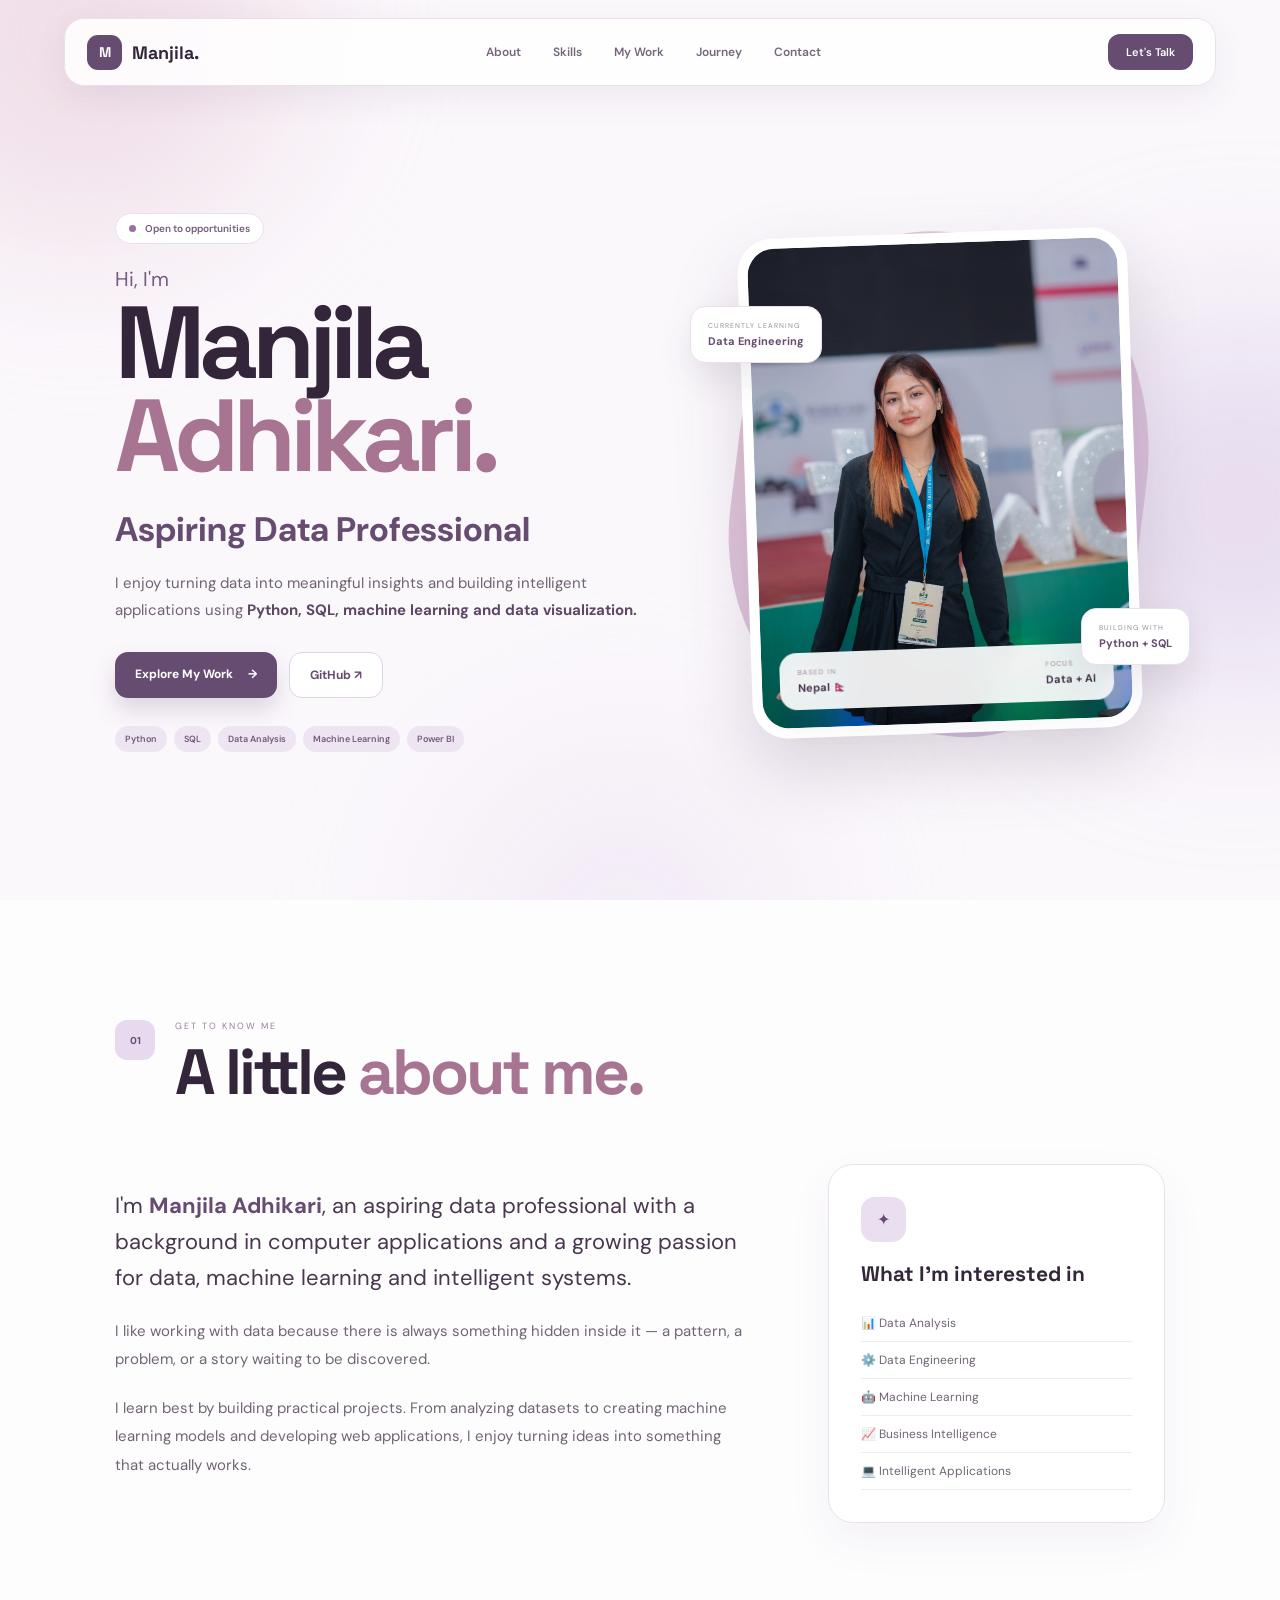
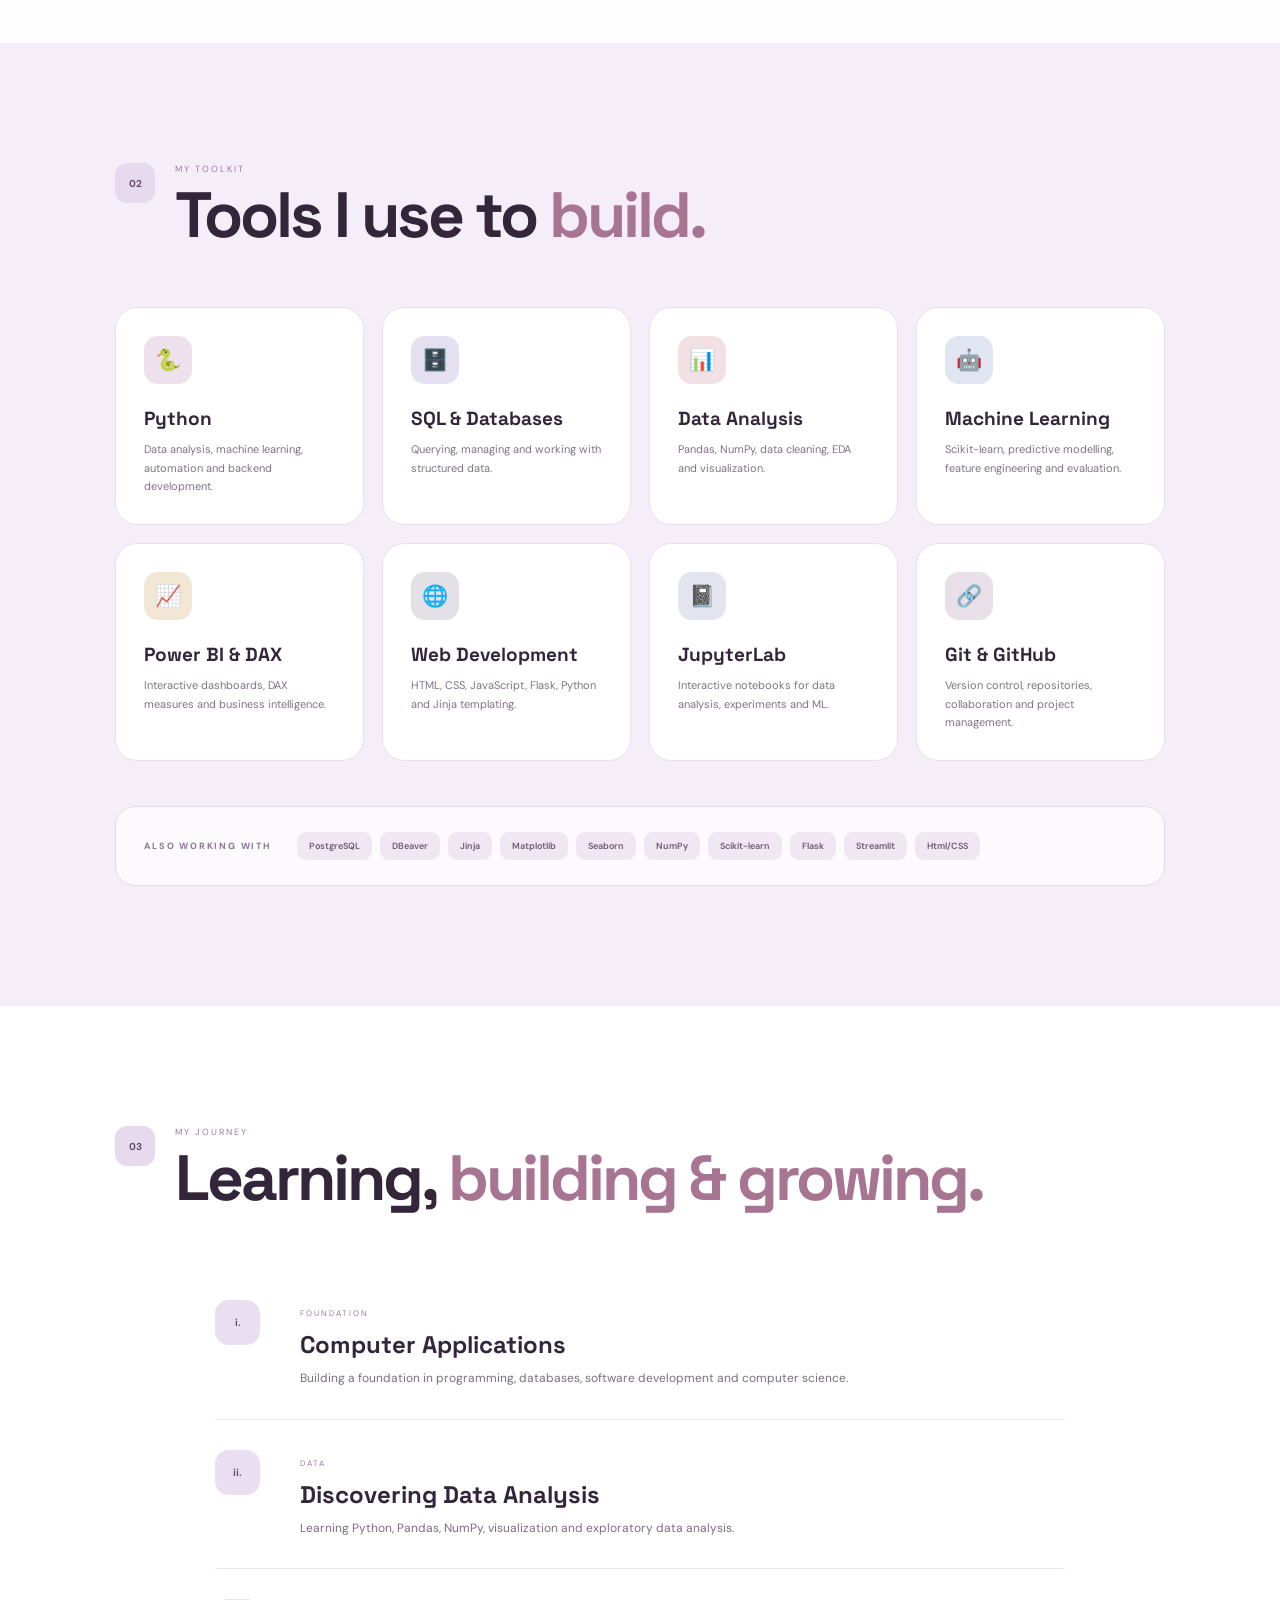
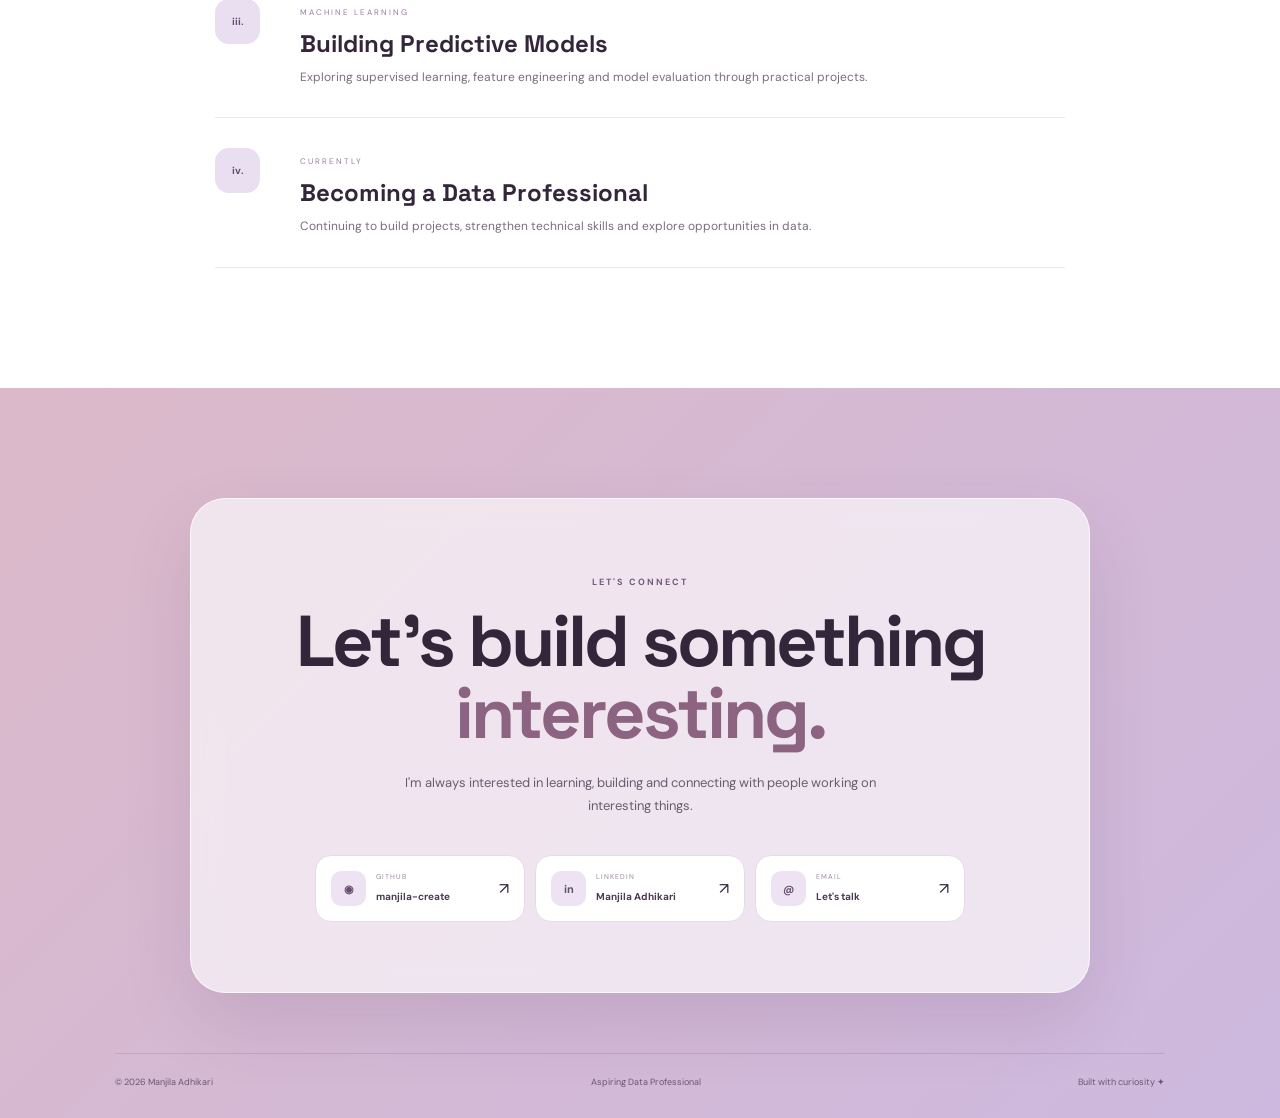
<file: index.html>
<!DOCTYPE html>
<html lang="en">

<head>

    <meta charset="UTF-8">

    <meta name="viewport"
        content="width=device-width, initial-scale=1.0">

    <meta name="description"
        content="Manjila Adhikari — Aspiring Data Professional">

    <title>Manjila Adhikari | Aspiring Data Professional</title>


    <!-- GOOGLE FONTS -->

    <link rel="preconnect"
        href="https://fonts.googleapis.com">

    <link rel="preconnect"
        href="https://fonts.gstatic.com"
        crossorigin>

    <link href="https://fonts.googleapis.com/css2?family=DM+Sans:wght@400;500;600;700&family=Space+Grotesk:wght@400;500;600;700&display=swap"
        rel="stylesheet">


    <!-- YOUR CSS -->

    <link rel="stylesheet"
        href="style.css">

</head>


<body>


<!-- =====================================================
     BACKGROUND
===================================================== -->

<div class="background">

    <div class="gradient-circle circle-one"></div>

    <div class="gradient-circle circle-two"></div>

    <div class="gradient-circle circle-three"></div>

</div>



<!-- =====================================================
     NAVIGATION
===================================================== -->

<header class="navbar">

    <a href="#home"
        class="logo">

        <span class="logo-box">M</span>

        <span>Manjila.</span>

    </a>


    <nav class="nav-links">

        <a href="#about">About</a>

        <a href="#skills">Skills</a>

        <a href="my_work.html">My Work</a>

        <a href="#journey">Journey</a>

        <a href="#contact">Contact</a>

    </nav>


    <a href="#contact"
        class="nav-contact">

        Let's Talk

    </a>


    <button
        class="menu-button"
        id="menuButton">

        ☰

    </button>

</header>



<!-- MOBILE NAV -->

<div class="mobile-navigation"
     id="mobileNavigation">

    <a href="#about">About</a>

    <a href="#skills">Skills</a>

    <a href="my_work.html">My Work</a>

    <a href="#journey">Journey</a>

    <a href="#contact">Contact</a>

</div>



<!-- =====================================================
     HERO
===================================================== -->

<section class="hero"
         id="home">


    <!-- LEFT -->

    <div class="hero-text">


        <div class="status">

            <span class="status-dot"></span>

            Open to opportunities

        </div>


        <p class="intro">

            Hi, I'm

        </p>


        <h1>

            Manjila
            <span>Adhikari.</span>

        </h1>


        <h2>

            Aspiring Data Professional

        </h2>


        <p class="hero-description">

            I enjoy turning data into meaningful insights
            and building intelligent applications using
            <strong>Python, SQL, machine learning
            and data visualization.</strong>

        </p>


        <div class="hero-buttons">


            <a href="my_work.html" class="button primary">

                Explore My Work

                <span>→</span>

            </a>


            <!-- CHANGE THIS IF YOUR GITHUB URL IS DIFFERENT -->

            <a href="https://github.com/manjila-create"
               target="_blank"
               class="button secondary">

                GitHub ↗

            </a>


        </div>


        <div class="tech-tags">

            <span>Python</span>

            <span>SQL</span>

            <span>Data Analysis</span>

            <span>Machine Learning</span>

            <span>Power BI</span>

        </div>


    </div>



    <!-- RIGHT / PHOTO -->

    <div class="hero-image-area">


        <div class="image-back-shape"></div>


        <div class="image-frame">

            <img src="manjila.jpg"
                 alt="Manjila Adhikari"
                 class="profile-image">


            <div class="image-info">


                <div>

                    <small>BASED IN</small>

                    <strong>Nepal 🇳🇵</strong>

                </div>


                <div>

                    <small>FOCUS</small>

                    <strong>Data + AI</strong>

                </div>


            </div>


        </div>


        <!-- FLOATING CARD -->

        <div class="floating-box learning-box">

            <span>Currently learning</span>

            <strong>Data Engineering</strong>

        </div>


        <div class="floating-box python-box">

            <span>Building with</span>

            <strong>Python + SQL</strong>

        </div>


    </div>


</section>



<!-- =====================================================
     ABOUT
===================================================== -->

<section class="section about-section"
         id="about">


    <div class="section-title">

        <span class="section-number">
            01
        </span>


        <div>

            <p>GET TO KNOW ME</p>

            <h2>

                A little
                <span>about me.</span>

            </h2>

        </div>

    </div>



    <div class="about-grid">


        <div class="about-text">


            <p class="big-paragraph">

                I'm <strong>Manjila Adhikari</strong>,
                an aspiring data professional with a
                background in computer applications and
                a growing passion for data, machine learning
                and intelligent systems.

            </p>


            <p>

                I like working with data because there is
                always something hidden inside it — a pattern,
                a problem, or a story waiting to be discovered.

            </p>


            <p>

                I learn best by building practical projects.
                From analyzing datasets to creating machine
                learning models and developing web applications,
                I enjoy turning ideas into something that
                actually works.

            </p>


        </div>



        <div class="interest-card">


            <div class="interest-icon">
                ✦
            </div>


            <h3>
                What I'm interested in
            </h3>


            <div class="interest-list">

                <div>📊 Data Analysis</div>

                <div>⚙️ Data Engineering</div>

                <div>🤖 Machine Learning</div>

                <div>📈 Business Intelligence</div>

                <div>💻 Intelligent Applications</div>

            </div>


        </div>


    </div>


</section>

<!-- =====================================================
     SKILLS
===================================================== -->

<section class="section skills-section"
         id="skills">


    <div class="section-title">

        <span class="section-number">
            02
        </span>

        <div>

            <p>MY TOOLKIT</p>

            <h2>
                Tools I use to
                <span>build.</span>
            </h2>

        </div>

    </div>


    <div class="skills-grid">


        <!-- PYTHON -->

        <div class="skill-card">

            <div class="skill-icon python">
                🐍
            </div>

            <h3>Python</h3>

            <p>
                Data analysis, machine learning,
                automation and backend development.
            </p>

        </div>


        <!-- SQL -->

        <div class="skill-card">

            <div class="skill-icon sql">
                🗄️
            </div>

            <h3>SQL & Databases</h3>

            <p>
                Querying, managing and working
                with structured data.
            </p>

        </div>


        <!-- DATA ANALYSIS -->

        <div class="skill-card">

            <div class="skill-icon data">
                📊
            </div>

            <h3>Data Analysis</h3>

            <p>
                Pandas, NumPy, data cleaning,
                EDA and visualization.
            </p>

        </div>


        <!-- MACHINE LEARNING -->

        <div class="skill-card">

            <div class="skill-icon ml">
                🤖
            </div>

            <h3>Machine Learning</h3>

            <p>
                Scikit-learn, predictive modelling,
                feature engineering and evaluation.
            </p>

        </div>


        <!-- POWER BI -->

        <div class="skill-card">

            <div class="skill-icon powerbi">
                📈
            </div>

            <h3>Power BI & DAX</h3>

            <p>
                Interactive dashboards, DAX measures
                and business intelligence.
            </p>

        </div>


        <!-- WEB DEVELOPMENT -->

        <div class="skill-card">

            <div class="skill-icon flask">
                🌐
            </div>

            <h3>Web Development</h3>

            <p>
                HTML, CSS, JavaScript, Flask, Python
                and Jinja templating.
            </p>

        </div>


        <!-- JUPYTERLAB -->

        <div class="skill-card">

            <div class="skill-icon pandas">
                📓
            </div>

            <h3>JupyterLab</h3>

            <p>
                Interactive notebooks for data
                analysis, experiments and ML.
            </p>

        </div>


        <!-- GIT -->

        <div class="skill-card">

            <div class="skill-icon github">
                🔗
            </div>

            <h3>Git & GitHub</h3>

            <p>
                Version control, repositories,
                collaboration and project management.
            </p>

        </div>

    </div>



    <!-- =================================================
         ADDITIONAL TOOLS
    ================================================== -->

    <div class="additional-tools">

        <span class="tools-label">
            ALSO WORKING WITH
        </span>


        <div class="tools-list">

            <span>PostgreSQL</span>

            <span>DBeaver</span>

            <span>Jinja</span>

            <span>Matplotlib</span>

            <span>Seaborn</span>

            <span>NumPy</span>

            <span>Scikit-learn</span>

            <span>Flask</span>

            <span>Streamlit</span>

            <span>Html/CSS</span>

        </div>

    </div>

</section>

<!-- =====================================================
     JOURNEY
===================================================== -->

<section class="section journey-section"
         id="journey">


    <div class="section-title">

        <span class="section-number">
            03
        </span>


        <div>

            <p>MY JOURNEY</p>

            <h2>

                Learning,
                <span>building & growing.</span>

            </h2>

        </div>

    </div>



    <div class="timeline">


        <div class="timeline-item">

            <div class="timeline-number">
                i.
            </div>


            <div>

                <span>FOUNDATION</span>

                <h3>
                    Computer Applications
                </h3>

                <p>

                    Building a foundation in programming,
                    databases, software development and
                    computer science.

                </p>

            </div>

        </div>



        <div class="timeline-item">

            <div class="timeline-number">
                ii.
            </div>


            <div>

                <span>DATA</span>

                <h3>
                    Discovering Data Analysis
                </h3>

                <p>

                    Learning Python, Pandas, NumPy,
                    visualization and exploratory
                    data analysis.

                </p>

            </div>

        </div>



        <div class="timeline-item">

            <div class="timeline-number">
                iii.
            </div>


            <div>

                <span>MACHINE LEARNING</span>

                <h3>
                    Building Predictive Models
                </h3>

                <p>

                    Exploring supervised learning,
                    feature engineering and model
                    evaluation through practical projects.

                </p>

            </div>

        </div>



        <div class="timeline-item">

            <div class="timeline-number">
                iv.
            </div>


            <div>

                <span>CURRENTLY</span>

                <h3>
                    Becoming a Data Professional
                </h3>

                <p>

                    Continuing to build projects,
                    strengthen technical skills and
                    explore opportunities in data.

                </p>

            </div>

        </div>


    </div>


</section>



<!-- =====================================================
     CONTACT
===================================================== -->

<section class="contact-section"
         id="contact">


    <div class="contact-container">


        <span class="contact-label">
            LET'S CONNECT
        </span>


        <h2>

            Let's build something
            <span>interesting.</span>

        </h2>


        <p>

            I'm always interested in learning,
            building and connecting with people
            working on interesting things.

        </p>



        <div class="social-links">


            <!-- GITHUB -->

            <a href="https://github.com/manjila-create"
               target="_blank"
               class="social-link">

                <div class="social-icon">
                    ◉
                </div>

                <div>

                    <small>GITHUB</small>

                    <strong>
                        manjila-create
                    </strong>

                </div>

                <span>↗</span>

            </a>

            <!-- LINKEDIN -->

            <a href="https://www.linkedin.com/in/manjila-adhikari-89aa64280/" class="social-link">

                <div class="social-icon linkedin">
                    in
                </div>

                <div>
                    <small>LINKEDIN</small>
                    <strong>Manjila Adhikari</strong>
                </div>

                <span>↗</span>

            </a>


            <a href="mailto:mangila.adhikari111@gmail.com"
               class="social-link">

                <div class="social-icon">
                    @
                </div>

                <div>

                    <small>EMAIL</small>

                    <strong>
                        Let's talk
                    </strong>

                </div>
                <span>↗</span>
            </a>

        </div>
    </div>
    <footer>
        <span>
            © 2026 Manjila Adhikari
        </span>

        <span>
            Aspiring Data Professional
        </span>

        <span>
            Built with curiosity ✦
        </span>

    </footer>


</section>

<!-- =====================================================
     PROJECT MODAL
===================================================== -->

<div class="modal"
     id="projectModal">


    <div class="modal-window">


        <button
            class="modal-close"
            id="modalClose">
            ×
        </button>


        <span class="modal-category"
              id="modalCategory">
            PROJECT
        </span>

        <h2 id="modalTitle"> Project Title  </h2>

        <p id="modalDescription"> Project description. </p>
        <div class="modal-details"
             id="modalDetails">

        </div>
    </div>
</div>
<!-- =====================================================
     JAVASCRIPT
===================================================== -->

<script src="script.js"></script>
</body>
</html>
</file>
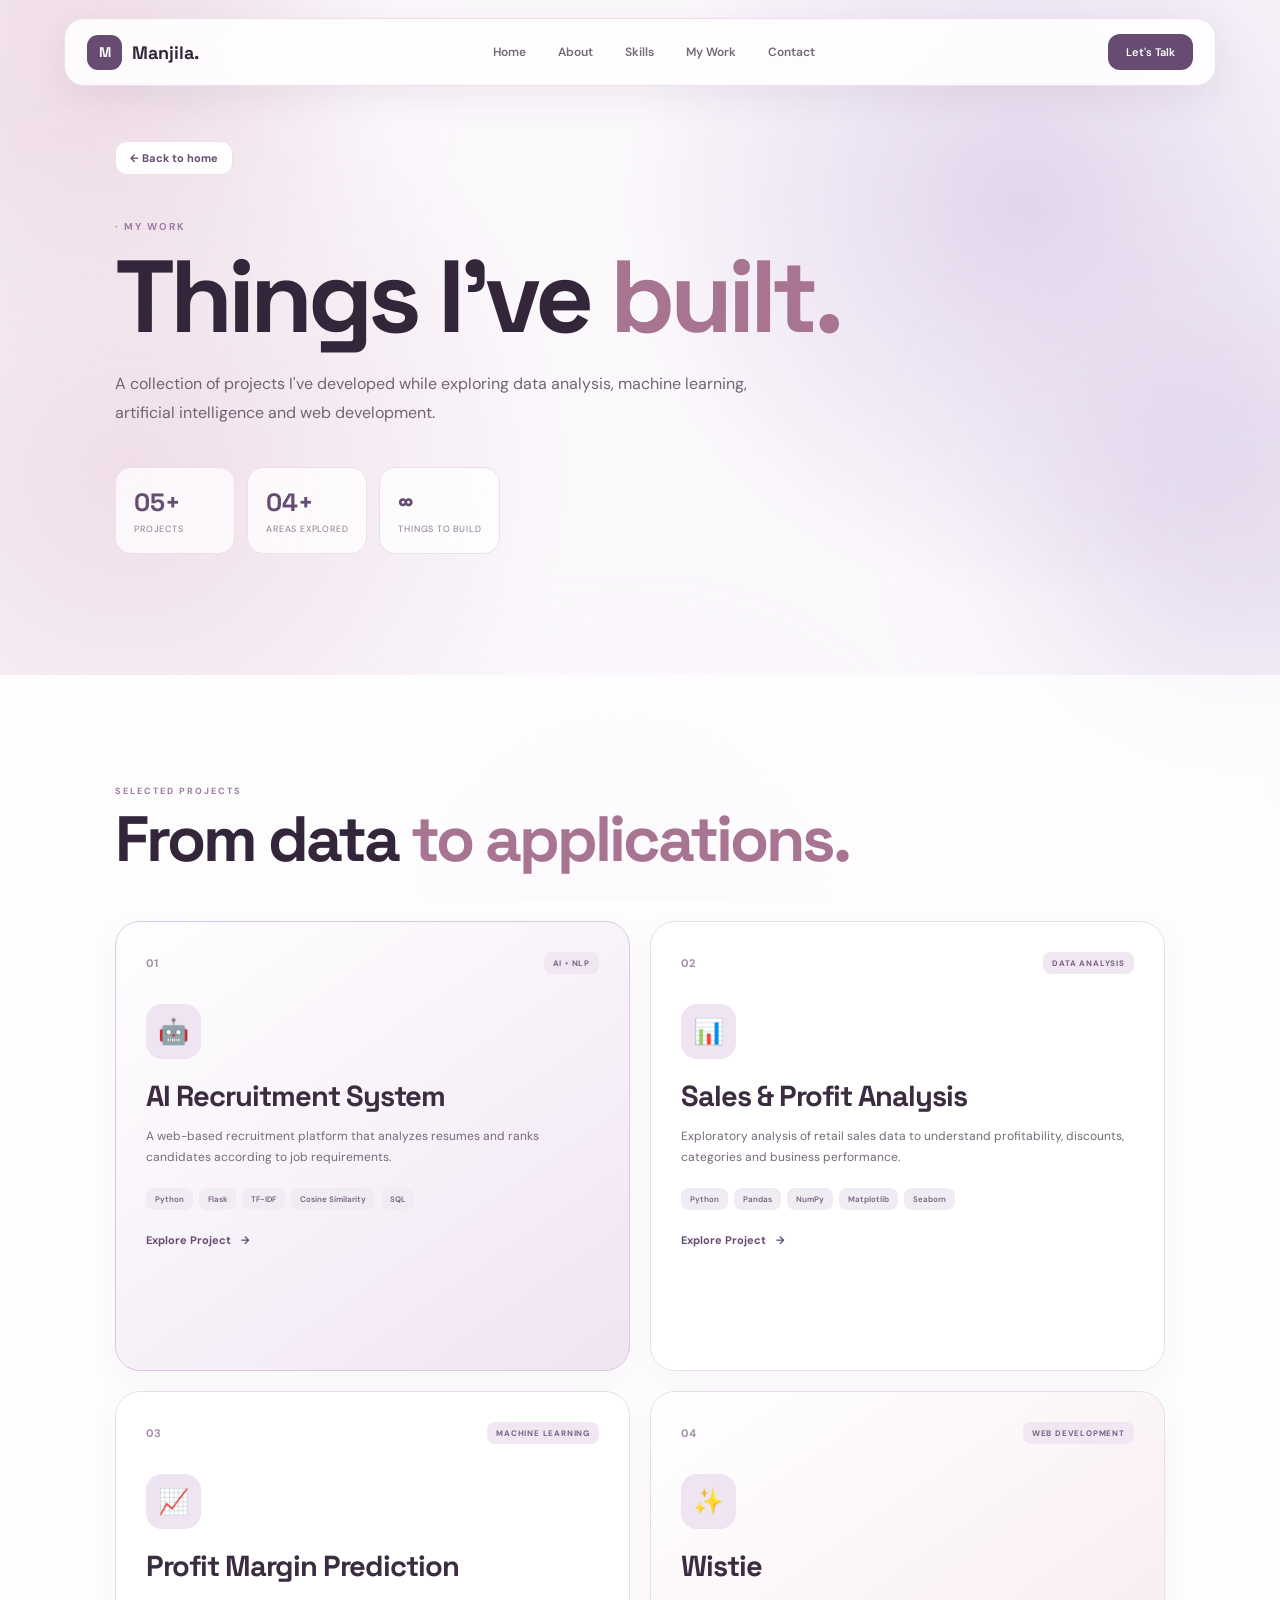
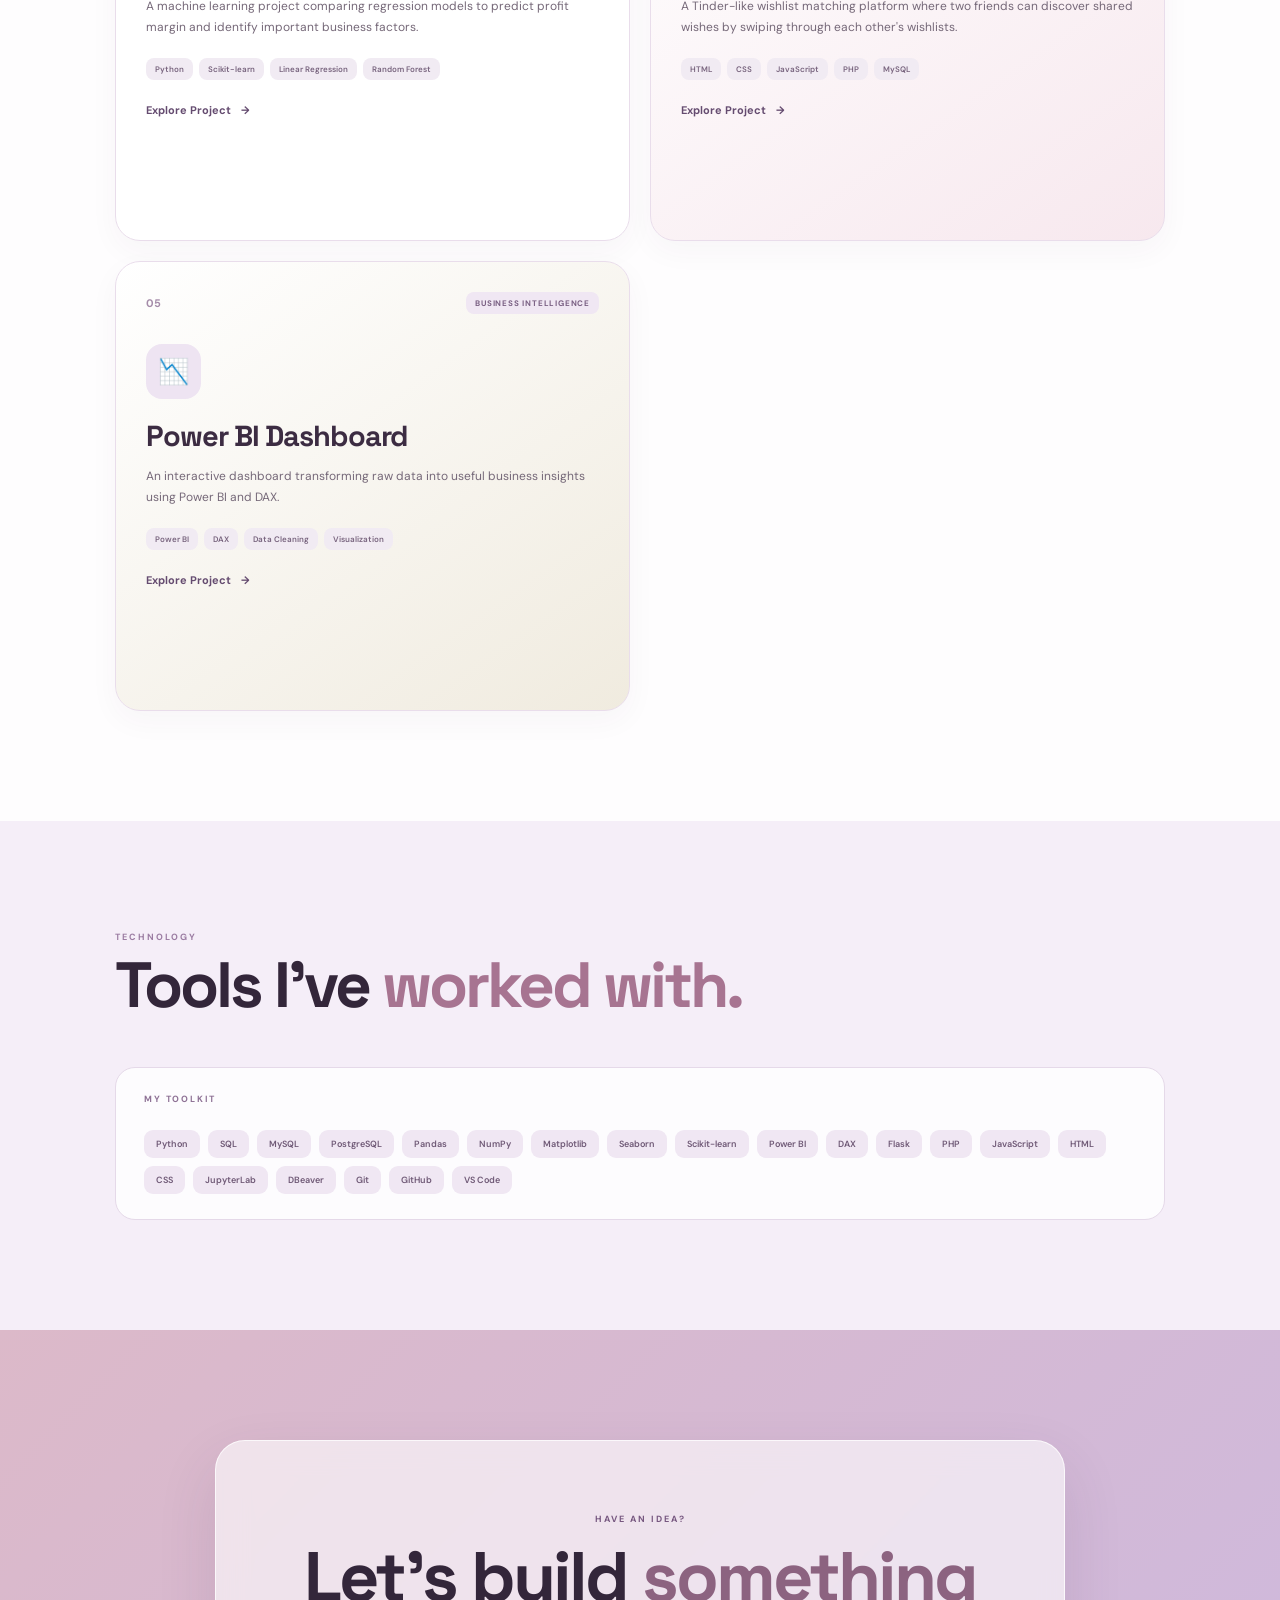
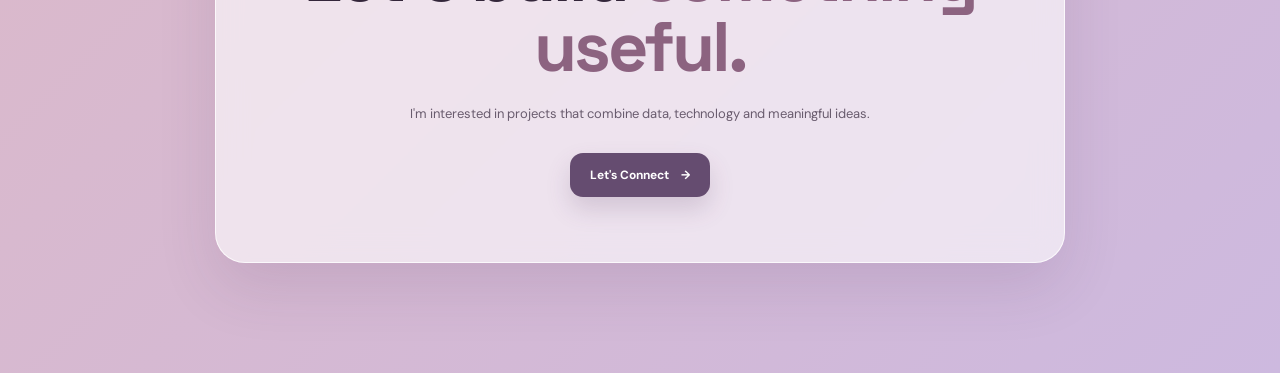
<file: my_work.html>
<!DOCTYPE html>
<html lang="en">

<head>

    <meta charset="UTF-8">

    <meta name="viewport"
          content="width=device-width, initial-scale=1.0">

    <meta name="description"
          content="Manjila Adhikari — Projects and Work">

    <title>My Work | Manjila Adhikari</title>


    <!-- GOOGLE FONTS -->

    <link rel="preconnect"
          href="https://fonts.googleapis.com">

    <link rel="preconnect"
          href="https://fonts.gstatic.com"
          crossorigin>

    <link href="https://fonts.googleapis.com/css2?family=DM+Sans:wght@400;500;600;700&family=Space+Grotesk:wght@400;500;600;700&display=swap"
          rel="stylesheet">


    <!-- MAIN CSS -->

    <link rel="stylesheet"
          href="style.css">

</head>


<body>


<!-- =====================================================
     BACKGROUND
===================================================== -->

<div class="background">

    <div class="gradient-circle circle-one"></div>

    <div class="gradient-circle circle-two"></div>

    <div class="gradient-circle circle-three"></div>

</div>



<!-- =====================================================
     NAVIGATION
===================================================== -->

<header class="navbar">

    <a href="index.html"
       class="logo">

        <span class="logo-box">M</span>

        <span>Manjila.</span>

    </a>


    <nav class="nav-links">

        <a href="index.html">Home</a>

        <a href="index.html#about">About</a>

        <a href="index.html#skills">Skills</a>

        <a href="my_work.html">My Work</a>

        <a href="index.html#contact">Contact</a>

    </nav>


    <a href="index.html#contact"
       class="nav-contact">

        Let's Talk

    </a>


    <button class="menu-button"
            id="menuButton">

        ☰

    </button>

</header>



<!-- =====================================================
     MOBILE NAVIGATION
===================================================== -->

<div class="mobile-navigation"
     id="mobileNavigation">

    <a href="index.html">
        Home
    </a>

    <a href="index.html#about">
        About
    </a>

    <a href="index.html#skills">
        Skills
    </a>

    <a href="my_work.html">
        My Work
    </a>

    <a href="index.html#contact">
        Contact
    </a>

</div>



<!-- =====================================================
     MY WORK HERO
===================================================== -->

<main class="work-page">


    <section class="work-hero">


        <div class="work-hero-content">


            <a href="index.html"
               class="back-link">

                ← Back to home

            </a>


            <span class="work-label">

                 · MY WORK

            </span>


            <h1>

                Things I've
                <span>built.</span>

            </h1>


            <p>

                A collection of projects I've developed while
                exploring data analysis, machine learning,
                artificial intelligence and web development.

            </p>


            <div class="work-stats">

                <div>

                    <strong>05+</strong>

                    <span>Projects</span>

                </div>


                <div>

                    <strong>04+</strong>

                    <span>Areas explored</span>

                </div>


                <div>

                    <strong>∞</strong>

                    <span>Things to build</span>

                </div>

            </div>


        </div>


    </section>



    <!-- =================================================
         PROJECTS
    ================================================= -->

    <section class="work-projects">


        <div class="work-section-heading">

            <span>
                SELECTED PROJECTS
            </span>

            <h2>
                From data
                <span>to applications.</span>
            </h2>

        </div>



        <div class="projects-grid work-project-grid">



            <!-- ==========================================
                 PROJECT 1
            =========================================== -->

            <article class="project-card featured">


                <div class="project-top">

                    <span class="project-number">
                        01
                    </span>

                    <span class="project-type">
                        AI • NLP
                    </span>

                </div>


                <div class="project-icon">
                    🤖
                </div>


                <h3>
                    AI Recruitment System
                </h3>


                <p>

                    A web-based recruitment platform that
                    analyzes resumes and ranks candidates
                    according to job requirements.

                </p>


                <div class="project-tags">

                    <span>Python</span>

                    <span>Flask</span>

                    <span>TF-IDF</span>

                    <span>Cosine Similarity</span>

                    <span>SQL</span>

                </div>


                <button class="project-button"
                        data-project="recruitment">

                    Explore Project

                    <span>→</span>

                </button>


            </article>



            <!-- ==========================================
                 PROJECT 2
            =========================================== -->

            <article class="project-card">


                <div class="project-top">

                    <span class="project-number">
                        02
                    </span>

                    <span class="project-type">
                        DATA ANALYSIS
                    </span>

                </div>


                <div class="project-icon">
                    📊
                </div>


                <h3>
                    Sales & Profit Analysis
                </h3>


                <p>

                    Exploratory analysis of retail sales data
                    to understand profitability, discounts,
                    categories and business performance.

                </p>


                <div class="project-tags">

                    <span>Python</span>

                    <span>Pandas</span>

                    <span>NumPy</span>

                    <span>Matplotlib</span>

                    <span>Seaborn</span>

                </div>


                <button class="project-button"
                        data-project="sales">

                    Explore Project

                    <span>→</span>

                </button>


            </article>



            <!-- ==========================================
                 PROJECT 3
            =========================================== -->

            <article class="project-card">


                <div class="project-top">

                    <span class="project-number">
                        03
                    </span>

                    <span class="project-type">
                        MACHINE LEARNING
                    </span>

                </div>


                <div class="project-icon">
                    📈
                </div>


                <h3>
                    Profit Margin Prediction
                </h3>


                <p>

                    A machine learning project comparing
                    regression models to predict profit margin
                    and identify important business factors.

                </p>


                <div class="project-tags">

                    <span>Python</span>

                    <span>Scikit-learn</span>

                    <span>Linear Regression</span>

                    <span>Random Forest</span>

                </div>


                <button class="project-button"
                        data-project="prediction">

                    Explore Project

                    <span>→</span>

                </button>


            </article>



            <!-- ==========================================
                 PROJECT 4
            =========================================== -->

            <article class="project-card wistie-card">


                <div class="project-top">

                    <span class="project-number">
                        04
                    </span>

                    <span class="project-type">
                        WEB DEVELOPMENT
                    </span>

                </div>


                <div class="project-icon">
                    ✨
                </div>


                <h3>
                    Wistie
                </h3>


                <p>

                    A Tinder-like wishlist matching platform
                    where two friends can discover shared
                    wishes by swiping through each other's
                    wishlists.

                </p>


                <div class="project-tags">

                    <span>HTML</span>

                    <span>CSS</span>

                    <span>JavaScript</span>

                    <span>PHP</span>

                    <span>MySQL</span>

                </div>


                <button class="project-button"
                        data-project="wistie">

                    Explore Project

                    <span>→</span>

                </button>


            </article>



            <!-- ==========================================
                 PROJECT 5
            =========================================== -->

            <article class="project-card powerbi-card">


                <div class="project-top">

                    <span class="project-number">
                        05
                    </span>

                    <span class="project-type">
                        BUSINESS INTELLIGENCE
                    </span>

                </div>


                <div class="project-icon">
                    📉
                </div>


                <h3>
                    Power BI Dashboard
                </h3>


                <p>

                    An interactive dashboard transforming
                    raw data into useful business insights
                    using Power BI and DAX.

                </p>


                <div class="project-tags">

                    <span>Power BI</span>

                    <span>DAX</span>

                    <span>Data Cleaning</span>

                    <span>Visualization</span>

                </div>


                <button class="project-button"
                        data-project="powerbi">

                    Explore Project

                    <span>→</span>

                </button>


            </article>



        </div>


    </section>



    <!-- =================================================
         TOOLS
    ================================================= -->

    <section class="work-tools-section">


        <div class="work-section-heading">

            <span>
                TECHNOLOGY
            </span>

            <h2>
                Tools I've
                <span>worked with.</span>
            </h2>

        </div>


        <div class="additional-tools">


            <div class="tools-label">
                MY TOOLKIT
            </div>


            <div class="tools-list">

                <span>Python</span>

                <span>SQL</span>

                <span>MySQL</span>

                <span>PostgreSQL</span>

                <span>Pandas</span>

                <span>NumPy</span>

                <span>Matplotlib</span>

                <span>Seaborn</span>

                <span>Scikit-learn</span>

                <span>Power BI</span>

                <span>DAX</span>

                <span>Flask</span>

                <span>PHP</span>

                <span>JavaScript</span>

                <span>HTML</span>

                <span>CSS</span>

                <span>JupyterLab</span>

                <span>DBeaver</span>

                <span>Git</span>

                <span>GitHub</span>

                <span>VS Code</span>

            </div>


        </div>


    </section>



    <!-- =================================================
         CTA
    ================================================= -->

    <section class="work-cta">


        <div>

            <span>
                HAVE AN IDEA?
            </span>


            <h2>

                Let's build
                <span>something useful.</span>

            </h2>


            <p>

                I'm interested in projects that combine
                data, technology and meaningful ideas.

            </p>


            <a href="index.html#contact"
               class="button primary">

                Let's Connect

                <span>→</span>

            </a>

        </div>


    </section>


</main>



<!-- =====================================================
     PROJECT MODAL
===================================================== -->

<div class="modal"
     id="projectModal">


    <div class="modal-window">


        <button class="modal-close"
                id="modalClose">

            ×

        </button>


        <span class="modal-category"
              id="modalCategory">

            PROJECT

        </span>


        <h2 id="modalTitle">
            Project Title
        </h2>


        <p id="modalDescription">
            Project description.
        </p>


        <div class="modal-details"
             id="modalDetails">

        </div>


    </div>

</div>



<!-- =====================================================
     JAVASCRIPT
===================================================== -->

<script src="script.js"></script>

</body>

</html>
</file>
<file: style.css>
/* =====================================================
   RESET
===================================================== */

* {
    margin: 0;
    padding: 0;
    box-sizing: border-box;
}

html {
    scroll-behavior: smooth;
}

body {
    font-family: "DM Sans", sans-serif;
    background: #fbf8fc;
    color: #33263a;
    overflow-x: hidden;
}

a {
    text-decoration: none;
    color: inherit;
}

button {
    font-family: inherit;
}



/* =====================================================
   COLOR SYSTEM

   Deep Plum     #33263A
   Plum          #654C70
   Lilac         #B9A0CE
   Rose Quartz   #D9A8BA
   Dusty Rose    #C88FA6
   Lavender      #EAE0F2
   Cream         #FBF8FC
===================================================== */



/* =====================================================
   BACKGROUND
===================================================== */

.background {
    position: fixed;
    inset: 0;

    overflow: hidden;

    pointer-events: none;

    z-index: -1;
}

.gradient-circle {
    position: absolute;

    border-radius: 50%;

    filter: blur(90px);

    opacity: 0.45;
}

.circle-one {
    width: 420px;
    height: 420px;

    background: #e3bfd0;

    top: -180px;
    left: -130px;
}

.circle-two {
    width: 380px;
    height: 380px;

    background: #cdb9df;

    right: -150px;
    top: 35%;
}

.circle-three {
    width: 350px;
    height: 350px;

    background: #eadcf0;

    left: 35%;
    bottom: -200px;
}



/* =====================================================
   NAVBAR
===================================================== */

.navbar {
    position: fixed;

    top: 18px;
    left: 5%;

    width: 90%;
    height: 68px;

    display: flex;

    align-items: center;

    justify-content: space-between;

    padding: 0 22px;

    background: rgba(255,255,255,0.86);

    backdrop-filter: blur(18px);

    border: 1px solid #eadfeb;

    border-radius: 20px;

    z-index: 1000;

    box-shadow:
        0 12px 35px rgba(70,45,80,0.07);
}

.logo {
    display: flex;

    align-items: center;

    gap: 10px;

    font-family: "Space Grotesk", sans-serif;

    font-size: 18px;

    font-weight: 700;
}

.logo-box {
    width: 35px;
    height: 35px;

    display: flex;

    align-items: center;
    justify-content: center;

    background: #654C70;

    color: white;

    border-radius: 11px;

    font-size: 14px;
}

.nav-links {
    display: flex;

    gap: 32px;
}

.nav-links a {
    font-size: 12px;

    font-weight: 600;

    color: #75677a;

    transition: 0.25s;
}

.nav-links a:hover {
    color: #654C70;
}

.nav-contact {
    background: #654C70;

    color: white;

    padding: 11px 18px;

    border-radius: 12px;

    font-size: 11px;

    font-weight: 600;

    transition: 0.25s;
}

.nav-contact:hover {
    background: #4f3a58;

    transform: translateY(-2px);
}

.menu-button {
    display: none;

    border: none;

    background: none;

    font-size: 24px;

    color: #33263a;
}



/* =====================================================
   MOBILE NAV
===================================================== */

.mobile-navigation {
    display: none;
}



/* =====================================================
   HERO
===================================================== */

.hero {
    min-height: 100vh;

    padding: 145px 9% 80px;

    display: grid;

    grid-template-columns: 1fr 0.85fr;

    align-items: center;

    gap: 70px;
}

.hero-text {
    max-width: 680px;
}

.status {
    display: inline-flex;

    align-items: center;

    gap: 9px;

    background: white;

    border: 1px solid #eadfeb;

    padding: 8px 13px;

    border-radius: 30px;

    font-size: 10px;

    font-weight: 600;

    color: #765c7d;

    margin-bottom: 22px;
}

.status-dot {
    width: 7px;
    height: 7px;

    border-radius: 50%;

    background: #9c6fa2;
}

.intro {
    font-size: 20px;

    color: #765c7d;

    margin-bottom: 5px;
}

.hero h1 {
    font-family: "Space Grotesk", sans-serif;

    font-size: clamp(70px, 8vw, 115px);

    line-height: 0.9;

    letter-spacing: -6px;

    color: #33263a;
}

.hero h1 span {
    color: #a77491;
}

.hero h2 {
    font-size: clamp(23px, 3vw, 34px);

    margin-top: 25px;

    color: #654C70;
}

.hero-description {
    max-width: 590px;

    margin-top: 18px;

    color: #706275;

    font-size: 15px;

    line-height: 1.8;
}

.hero-description strong {
    color: #5d4765;
}

.hero-buttons {
    display: flex;

    gap: 12px;

    margin-top: 28px;
}

.button {
    padding: 14px 20px;

    border-radius: 13px;

    font-size: 12px;

    font-weight: 700;

    transition: 0.3s;
}

.button.primary {
    background: #654C70;

    color: white;

    box-shadow:
        0 12px 25px rgba(101,76,112,0.2);
}

.button.primary:hover {
    background: #4f3a58;

    transform: translateY(-3px);
}

.button.primary span {
    margin-left: 12px;
}

.button.secondary {
    background: white;

    color: #654C70;

    border: 1px solid #dfd2e5;
}

.button.secondary:hover {
    border-color: #a98db5;

    transform: translateY(-3px);
}

.tech-tags {
    display: flex;

    flex-wrap: wrap;

    gap: 7px;

    margin-top: 28px;
}

.tech-tags span {
    padding: 7px 10px;

    background: #eee5f3;

    color: #725a7a;

    border-radius: 20px;

    font-size: 9px;

    font-weight: 600;
}



/* =====================================================
   LARGE PROFILE PHOTO
===================================================== */

.hero-image-area {
    position: relative;

    display: flex;

    justify-content: center;

    align-items: center;

    min-height: 570px;
}

.image-back-shape {
    position: absolute;

    width: 410px;
    height: 500px;

    background:
        linear-gradient(
            145deg,
            #dfb7c8,
            #cdb9df
        );

    border-radius: 45% 45% 40% 40%;

    transform: rotate(7deg);

    opacity: 0.8;
}

.image-frame {
    position: relative;

    width: 390px;
    height: 500px;

    padding: 10px;

    background: white;

    border-radius: 35px;

    box-shadow:
        0 30px 70px rgba(70,45,80,0.18);

    transform: rotate(-2deg);

    transition: 0.4s;
}

.image-frame:hover {
    transform: rotate(0deg) translateY(-8px);
}

.profile-image {
    width: 100%;
    height: 100%;

    object-fit: cover;

    object-position: center;

    display: block;

    border-radius: 27px;
}

.image-info {
    position: absolute;

    left: 28px;
    right: 28px;

    bottom: 28px;

    display: flex;

    justify-content: space-between;

    padding: 15px 18px;

    background: rgba(255,255,255,0.91);

    backdrop-filter: blur(12px);

    border-radius: 17px;

    box-shadow:
        0 10px 30px rgba(70,45,80,0.1);
}

.image-info div {
    display: flex;

    flex-direction: column;

    gap: 4px;
}

.image-info small {
    font-size: 7px;

    letter-spacing: 1px;

    color: #96869b;
}

.image-info strong {
    font-size: 11px;

    color: #45354b;
}

.floating-box {
    position: absolute;

    padding: 14px 17px;

    background: white;

    border: 1px solid #eadfeb;

    border-radius: 15px;

    box-shadow:
        0 15px 35px rgba(70,45,80,0.1);

    display: flex;

    flex-direction: column;

    gap: 4px;

    z-index: 5;
}

.floating-box span {
    font-size: 7px;

    letter-spacing: 1px;

    text-transform: uppercase;

    color: #998b9d;
}

.floating-box strong {
    font-size: 11px;

    color: #654C70;
}

.learning-box {
    left: -25px;
    top: 19%;
}

.python-box {
    right: -25px;
    bottom: 18%;
}



/* =====================================================
   SECTIONS
===================================================== */

.section {
    padding: 120px 9%;
}

.about-section {
    background: rgba(255,255,255,0.7);
}

.section-title {
    display: flex;

    gap: 20px;

    margin-bottom: 60px;
}

.section-number {
    width: 40px;
    height: 40px;

    flex-shrink: 0;

    display: flex;

    align-items: center;
    justify-content: center;

    background: #e7d9ee;

    color: #654C70;

    border-radius: 12px;

    font-size: 10px;

    font-weight: 700;
}

.section-title p {
    color: #9b7ca2;

    font-size: 9px;

    letter-spacing: 2px;

    margin-bottom: 8px;
}

.section-title h2 {
    font-family: "Space Grotesk", sans-serif;

    font-size: clamp(42px,5vw,67px);

    letter-spacing: -3px;

    line-height: 1;
}

.section-title h2 span {
    color: #a77491;
}



/* =====================================================
   ABOUT
===================================================== */

.about-grid {
    display: grid;

    grid-template-columns: 1.5fr 0.8fr;

    gap: 80px;

    align-items: center;
}

.about-text p {
    color: #716474;

    font-size: 15px;

    line-height: 1.9;

    margin-bottom: 20px;
}

.about-text .big-paragraph {
    font-size: 22px;

    line-height: 1.65;

    color: #49364f;
}

.about-text strong {
    color: #654C70;
}

.interest-card {
    padding: 32px;

    background: white;

    border: 1px solid #eadfeb;

    border-radius: 25px;

    box-shadow:
        0 18px 45px rgba(70,45,80,0.06);
}

.interest-icon {
    width: 45px;
    height: 45px;

    display: flex;

    align-items: center;
    justify-content: center;

    background: #eadff1;

    color: #654C70;

    border-radius: 14px;

    margin-bottom: 18px;
}

.interest-card h3 {
    font-family: "Space Grotesk", sans-serif;

    font-size: 21px;

    margin-bottom: 18px;
}

.interest-list div {
    padding: 10px 0;

    border-bottom: 1px solid #f0eaf2;

    color: #716474;

    font-size: 12px;
}



/* =====================================================
   SKILLS
===================================================== */

.skills-section {
    background: #f5eef8;
}

.skills-grid {
    display: grid;

    grid-template-columns: repeat(4,1fr);

    gap: 18px;
}

.skill-card {
    background: white;

    border: 1px solid #eadfeb;

    padding: 28px;

    border-radius: 22px;

    transition: 0.3s;
}

.skill-card:hover {
    transform: translateY(-7px);

    border-color: #c6accf;

    box-shadow:
        0 20px 40px rgba(70,45,80,0.1);
}

.skill-icon {
    width: 48px;
    height: 48px;

    display: flex;

    align-items: center;
    justify-content: center;

    border-radius: 14px;

    font-size: 21px;

    margin-bottom: 22px;
}

.skill-icon.python {
    background: #eee0ed;
}

.skill-icon.sql {
    background: #e4dff1;
}

.skill-icon.data {
    background: #f1e1e5;
}

.skill-icon.ml {
    background: #e1e5f2;
}

.skill-icon.powerbi {
    background: #f2e6d5;
}

.skill-icon.flask {
    background: #e3e0e7;
}

.skill-icon.pandas {
    background: #e4e4f1;
}

.skill-icon.github {
    background: #e9dfe9;
}

.skill-card h3 {
    font-family: "Space Grotesk", sans-serif;

    font-size: 19px;

    margin-bottom: 9px;
}

.skill-card p {
    color: #807283;

    font-size: 11px;

    line-height: 1.7;
}



/* =====================================================
   PROJECTS
===================================================== */

.projects-section {
    background: #fbf8fc;
}

.projects-description {
    max-width: 650px;

    color: #766879;

    font-size: 14px;

    line-height: 1.8;

    margin-top: -30px;

    margin-bottom: 45px;
}

.projects-grid {
    display: grid;

    grid-template-columns: repeat(2,1fr);

    gap: 20px;
}

.project-card {
    position: relative;

    min-height: 420px;

    padding: 30px;

    background: white;

    border: 1px solid #e9ddeb;

    border-radius: 25px;

    overflow: hidden;

    transition: 0.35s;

    box-shadow:
        0 10px 30px rgba(70,45,80,0.04);
}

.project-card:hover {
    transform: translateY(-7px);

    box-shadow:
        0 25px 50px rgba(70,45,80,0.1);
}

.project-card.featured {
    background:
        linear-gradient(
            145deg,
            #ffffff,
            #f0e4f3
        );

    border-color: #d9c6df;
}

.project-card.wistie-card {
    background:
        linear-gradient(
            145deg,
            #ffffff,
            #f7e8ee
        );
}

.project-card.powerbi-card {
    background:
        linear-gradient(
            145deg,
            #ffffff,
            #f0ebdf
        );
}

.project-top {
    display: flex;

    justify-content: space-between;

    align-items: center;

    margin-bottom: 30px;
}

.project-number {
    font-size: 11px;

    font-weight: 700;

    color: #a58ca9;
}

.project-type {
    padding: 6px 9px;

    background: #f0e7f3;

    color: #795f82;

    border-radius: 8px;

    font-size: 8px;

    font-weight: 700;

    letter-spacing: 0.8px;
}

.project-icon {
    width: 55px;
    height: 55px;

    display: flex;

    align-items: center;
    justify-content: center;

    background: #eee4f2;

    border-radius: 16px;

    font-size: 25px;

    margin-bottom: 18px;
}

.project-card h3 {
    font-family: "Space Grotesk", sans-serif;

    font-size: 29px;

    letter-spacing: -1px;

    margin-bottom: 12px;

    color: #3c2c42;
}

.project-card p {
    color: #756878;

    font-size: 12px;

    line-height: 1.75;

    max-width: 520px;
}

.project-tags {
    display: flex;

    flex-wrap: wrap;

    gap: 6px;

    margin-top: 20px;
}

.project-tags span {
    padding: 6px 9px;

    background: #f1ebf3;

    color: #78647e;

    border-radius: 8px;

    font-size: 8px;

    font-weight: 600;
}

.project-button {
    display: inline-flex;

    align-items: center;

    gap: 10px;

    margin-top: 23px;

    border: none;

    background: transparent;

    color: #654C70;

    font-size: 11px;

    font-weight: 700;

    padding: 0;
}

.project-button span {
    transition: 0.25s;
}

.project-button:hover span {
    transform: translateX(5px);
}



/* =====================================================
   JOURNEY
===================================================== */

.journey-section {
    background: white;
}

.timeline {
    max-width: 850px;

    margin: auto;
}

.timeline-item {
    display: grid;

    grid-template-columns: 60px 1fr;

    gap: 25px;

    padding: 30px 0;

    border-bottom: 1px solid #eee6ef;
}

.timeline-number {
    width: 45px;
    height: 45px;

    display: flex;

    align-items: center;
    justify-content: center;

    background: #eadff0;

    color: #654C70;

    border-radius: 14px;

    font-size: 10px;

    font-weight: 700;
}

.timeline-item span {
    color: #9a7ba2;

    font-size: 8px;

    letter-spacing: 2px;
}

.timeline-item h3 {
    font-family: "Space Grotesk", sans-serif;

    font-size: 24px;

    margin: 8px 0;
}

.timeline-item p {
    max-width: 650px;

    color: #7a6d7d;

    font-size: 12px;

    line-height: 1.7;
}



/* =====================================================
   CONTACT
===================================================== */

.contact-section {
    padding: 110px 9% 30px;

    background:
        linear-gradient(
            135deg,
            #dcb9c9,
            #cdb9df
        );
}

.contact-container {
    max-width: 900px;

    margin: auto;

    padding: 70px 40px;

    text-align: center;

    background: rgba(255,255,255,0.63);

    backdrop-filter: blur(15px);

    border-radius: 35px;

    border: 1px solid rgba(255,255,255,0.7);

    box-shadow:
        0 30px 70px rgba(70,45,80,0.12);
}

.contact-label {
    color: #76577f;

    font-size: 9px;

    letter-spacing: 2px;

    font-weight: 700;
}

.contact-container h2 {
    font-family: "Space Grotesk", sans-serif;

    font-size: clamp(42px,6vw,72px);

    line-height: 1;

    letter-spacing: -3px;

    margin-top: 15px;
}

.contact-container h2 span {
    color: #8c6380;
}

.contact-container > p {
    max-width: 500px;

    margin: 22px auto 0;

    color: #695c6e;

    font-size: 13px;

    line-height: 1.8;
}

.social-links {
    max-width: 650px;

    margin: 38px auto 0;

    display: grid;

    grid-template-columns: repeat(3,1fr);

    gap: 10px;
}

.social-link {
    display: flex;

    align-items: center;

    gap: 10px;

    padding: 15px;

    background: white;

    border: 1px solid #e6dbe9;

    border-radius: 16px;

    text-align: left;

    transition: 0.3s;
}

.social-link:hover {
    transform: translateY(-5px);

    border-color: #b99ac3;
}

.social-icon {
    width: 35px;
    height: 35px;

    flex-shrink: 0;

    display: flex;

    align-items: center;
    justify-content: center;

    background: #eee3f2;

    color: #654C70;

    border-radius: 10px;

    font-weight: 700;

    font-size: 11px;
}

.social-link div:nth-child(2) {
    flex: 1;
}

.social-link small {
    display: block;

    font-size: 7px;

    letter-spacing: 1px;

    color: #9b899f;

    margin-bottom: 3px;
}

.social-link strong {
    font-size: 10px;

    color: #4b3a50;
}

footer {
    max-width: 1100px;

    margin: 60px auto 0;

    padding-top: 22px;

    border-top: 1px solid rgba(70,45,80,0.13);

    display: flex;

    justify-content: space-between;

    color: #68596d;

    font-size: 9px;
}



/* =====================================================
   PROJECT MODAL
===================================================== */

.modal {
    position: fixed;

    inset: 0;

    display: flex;

    align-items: center;

    justify-content: center;

    padding: 20px;

    background: rgba(42,31,47,0.52);

    backdrop-filter: blur(8px);

    z-index: 2000;

    opacity: 0;

    visibility: hidden;

    transition: 0.3s;
}

.modal.active {
    opacity: 1;

    visibility: visible;
}

.modal-window {
    position: relative;

    width: min(700px,100%);

    max-height: 85vh;

    overflow-y: auto;

    padding: 45px;

    background: #fff;

    border-radius: 28px;

    box-shadow:
        0 30px 80px rgba(30,20,35,0.25);

    transform: translateY(25px);

    transition: 0.35s;
}

.modal.active .modal-window {
    transform: translateY(0);
}

.modal-close {
    position: absolute;

    right: 20px;
    top: 20px;

    width: 38px;
    height: 38px;

    border: none;

    border-radius: 50%;

    background: #eee3f2;

    color: #654C70;

    font-size: 21px;
}

.modal-category {
    color: #9b7ba2;

    font-size: 9px;

    letter-spacing: 2px;

    font-weight: 700;
}

.modal-window h2 {
    font-family: "Space Grotesk", sans-serif;

    font-size: 42px;

    color: #3b2b41;

    margin: 10px 0 15px;
}

.modal-window > p {
    color: #716374;

    font-size: 14px;

    line-height: 1.8;
}

.modal-details {
    margin-top: 25px;

    padding: 22px;

    background: #f5eef8;

    border-radius: 16px;

    color: #635468;

    font-size: 13px;

    line-height: 1.8;
}



/* =====================================================
   RESPONSIVE
===================================================== */

@media (max-width: 950px) {

    .nav-links,
    .nav-contact {
        display: none;
    }

    .menu-button {
        display: block;
    }

    .mobile-navigation {
        position: fixed;

        top: 100px;

        left: 5%;

        width: 90%;

        padding: 25px;

        background: white;

        border-radius: 20px;

        box-shadow:
            0 20px 50px rgba(70,45,80,0.15);

        z-index: 999;

        flex-direction: column;

        gap: 18px;
    }

    .mobile-navigation.active {
        display: flex;
    }

    .mobile-navigation a {
        color: #654C70;

        font-weight: 600;
    }

    .hero {
        grid-template-columns: 1fr;

        text-align: center;

        padding-top: 130px;
    }

    .hero-text {
        margin: auto;
    }

    .hero-buttons,
    .tech-tags {
        justify-content: center;
    }

    .hero-image-area {
        margin-top: 25px;
    }

    .about-grid {
        grid-template-columns: 1fr;
    }

    .skills-grid {
        grid-template-columns: repeat(2,1fr);
    }

    .social-links {
        grid-template-columns: 1fr;
    }

    footer {
        flex-direction: column;

        align-items: center;

        gap: 10px;
    }

}


@media (max-width: 600px) {

    .navbar {
        left: 3%;

        width: 94%;
    }

    .hero {
        padding-left: 6%;

        padding-right: 6%;
    }

    .hero h1 {
        font-size: 65px;

        letter-spacing: -4px;
    }

    .hero-buttons {
        flex-direction: column;
    }

    .section {
        padding: 90px 6%;
    }

    .section-title h2 {
        font-size: 42px;
    }

    .skills-grid,
    .projects-grid {
        grid-template-columns: 1fr;
    }

    .image-frame {
        width: 320px;

        height: 420px;
    }

    .image-back-shape {
        width: 330px;

        height: 420px;
    }

    .learning-box {
        left: -5px;
    }

    .python-box {
        right: -5px;
    }

    .modal-window {
        padding: 30px 25px;
    }

    .modal-window h2 {
        font-size: 34px;
    }

}
/* =====================================================
   ADDITIONAL TOOLS
===================================================== */

.additional-tools {
    margin-top: 45px;

    padding: 25px 28px;

    background: rgba(255, 255, 255, 0.72);

    border: 1px solid #e5d9e9;

    border-radius: 20px;

    display: flex;

    align-items: center;

    gap: 25px;

    flex-wrap: wrap;
}

.tools-label {
    font-size: 9px;

    letter-spacing: 1.8px;

    font-weight: 700;

    color: #8e7195;

    white-space: nowrap;
}

.tools-list {
    display: flex;

    flex-wrap: wrap;

    gap: 8px;
}

.tools-list span {
    padding: 8px 12px;

    background: #f0e7f3;

    color: #6f5976;

    border-radius: 9px;

    font-size: 9px;

    font-weight: 600;

    transition: 0.25s;
}

.tools-list span:hover {
    background: #e4d4e9;

    transform: translateY(-2px);
}

/* =====================================================
   MOBILE MENU
===================================================== */

const menuButton =
    document.getElementById("menuButton");

const mobileNavigation =
    document.getElementById("mobileNavigation");


menuButton.addEventListener("click", () => {

    mobileNavigation.classList.toggle("active");

});


document
    .querySelectorAll(".mobile-navigation a")
    .forEach(link => {

        link.addEventListener("click", () => {

            mobileNavigation.classList.remove("active");

        });

    });



/* =====================================================
   PROJECT INFORMATION
===================================================== */

const projects = {

    recruitment: {

        category: "AI • NLP • WEB APPLICATION",

        title: "AI Recruitment System",

        description:
            "A web-based recruitment platform that helps recruiters analyze resumes and identify candidates who best match a job description.",

        details:
            "The system uses TF-IDF and cosine similarity for resume-job matching, combined with skill and experience scoring. The final score combines these signals to rank candidates. The platform includes recruiter, candidate and admin functionality and uses Python, Flask, SQL and frontend technologies."

    },


    sales: {

        category: "DATA ANALYSIS",

        title: "Sales & Profit Analysis",

        description:
            "An exploratory data analysis project using retail sales data to understand sales, profit, discounts and business performance.",

        details:
            "The analysis explores relationships between sales, profit, discounts, product categories and other variables using Python, Pandas, NumPy, Matplotlib and Seaborn. The goal is to turn raw business data into understandable insights."

    },


    prediction: {

        category: "MACHINE LEARNING",

        title: "Profit Margin Prediction",

        description:
            "A machine learning project focused on predicting profit margin and comparing regression models.",

        details:
            "The project compares Linear Regression and Random Forest Regression models. The workflow includes feature preparation, model training and evaluation using R² and MAE. The analysis also explores which variables have the greatest influence on profit margin."

    },


    wistie: {

        category: "WEB DEVELOPMENT",

        title: "Wistie",

        description:
            "A web development project focused on creating an engaging and user-friendly digital experience.",

        details:
            "Wistie demonstrates a full fledged tinder-like website where 2 friends can swipe on each other based on their shared wishlists and find their match using HTML, CSS. MySQL, PHP and JavaScript, with an emphasis on creating an interactive and visually engaging web experience."

    },


    powerbi: {

        category: "BUSINESS INTELLIGENCE",

        title: "Power BI Dashboard",

        description:
            "An interactive dashboard that transforms raw data into useful visual insights.",

        details:
            "The dashboard demonstrates data cleaning, visualization and business intelligence using Power BI and DAX measures. It focuses on presenting important metrics in an accessible and interactive way."

    }

};



/* =====================================================
   PROJECT MODAL
===================================================== */

const projectButtons =
    document.querySelectorAll(".project-button");

const modal =
    document.getElementById("projectModal");

const modalClose =
    document.getElementById("modalClose");

const modalCategory =
    document.getElementById("modalCategory");

const modalTitle =
    document.getElementById("modalTitle");

const modalDescription =
    document.getElementById("modalDescription");

const modalDetails =
    document.getElementById("modalDetails");



projectButtons.forEach(button => {

    button.addEventListener("click", () => {

        const project =
            projects[button.dataset.project];

        if (!project) return;


        modalCategory.textContent =
            project.category;

        modalTitle.textContent =
            project.title;

        modalDescription.textContent =
            project.description;

        modalDetails.textContent =
            project.details;


        modal.classList.add("active");


        document.body.style.overflow =
            "hidden";

    });

});



/* =====================================================
   CLOSE MODAL
===================================================== */

function closeModal() {

    modal.classList.remove("active");

    document.body.style.overflow = "";

}


modalClose.addEventListener(
    "click",
    closeModal
);


modal.addEventListener(
    "click",
    event => {

        if (event.target === modal) {

            closeModal();

        }

    }
);


document.addEventListener(
    "keydown",
    event => {

        if (event.key === "Escape") {

            closeModal();

        }

    }
);


/* =====================================================
   MY WORK PAGE
===================================================== */

.work-page {
    padding-top: 90px;
}


/* =====================================================
   WORK HERO
===================================================== */

.work-hero {
    min-height: 75vh;

    padding: 100px 9% 80px;

    display: flex;

    align-items: center;

    background:
        radial-gradient(
            circle at 80% 30%,
            rgba(205,185,223,0.55),
            transparent 35%
        ),
        radial-gradient(
            circle at 10% 70%,
            rgba(225,191,208,0.45),
            transparent 35%
        );
}


.work-hero-content {
    max-width: 900px;
}


.back-link {
    display: inline-flex;

    align-items: center;

    margin-bottom: 45px;

    padding: 9px 14px;

    background: white;

    border: 1px solid #eadfeb;

    border-radius: 12px;

    color: #654C70;

    font-size: 11px;

    font-weight: 700;

    transition: 0.25s;
}


.back-link:hover {
    transform: translateX(-4px);

    border-color: #c6accf;

    box-shadow:
        0 10px 25px rgba(70,45,80,0.08);
}


.work-label {
    display: block;

    color: #9b7ca2;

    font-size: 10px;

    font-weight: 700;

    letter-spacing: 2px;

    margin-bottom: 15px;
}


.work-hero h1 {
    font-family: "Space Grotesk", sans-serif;

    font-size: clamp(60px, 8vw, 105px);

    line-height: 0.95;

    letter-spacing: -5px;

    color: #33263a;
}


.work-hero h1 span {
    color: #a77491;
}


.work-hero-content > p {
    max-width: 650px;

    margin-top: 25px;

    color: #716474;

    font-size: 16px;

    line-height: 1.8;
}



/* =====================================================
   WORK STATS
===================================================== */

.work-stats {
    display: flex;

    gap: 12px;

    margin-top: 40px;
}


.work-stats div {
    min-width: 120px;

    padding: 18px;

    background: rgba(255,255,255,0.75);

    border: 1px solid #eadfeb;

    border-radius: 16px;

    display: flex;

    flex-direction: column;

    gap: 5px;

    transition: 0.25s;
}


.work-stats div:hover {
    transform: translateY(-4px);

    box-shadow:
        0 15px 30px rgba(70,45,80,0.08);
}


.work-stats strong {
    font-family: "Space Grotesk", sans-serif;

    font-size: 25px;

    color: #654C70;
}


.work-stats span {
    font-size: 9px;

    color: #8b7a8f;

    text-transform: uppercase;

    letter-spacing: 0.8px;
}



/* =====================================================
   WORK PROJECTS
===================================================== */

.work-projects {
    padding: 110px 9%;

    background: rgba(255,255,255,0.7);
}


.work-section-heading {
    margin-bottom: 50px;
}


.work-section-heading > span {
    display: block;

    color: #9b7ca2;

    font-size: 9px;

    font-weight: 700;

    letter-spacing: 2px;

    margin-bottom: 10px;
}


.work-section-heading h2 {
    font-family: "Space Grotesk", sans-serif;

    font-size: clamp(40px,5vw,65px);

    line-height: 1;

    letter-spacing: -3px;

    color: #33263a;
}


.work-section-heading h2 span {
    color: #a77491;
}


.work-project-grid {
    max-width: 1200px;

    margin: auto;
}


.work-project-grid .project-card {
    min-height: 450px;
}



/* =====================================================
   TECHNOLOGY SECTION
===================================================== */

.work-tools-section {
    padding: 110px 9%;

    background: #f5eef8;
}


.work-tools-section .additional-tools {
    max-width: 1200px;

    margin-left: auto;
    margin-right: auto;

    background: rgba(255,255,255,0.85);
}



/* =====================================================
   WORK CTA
===================================================== */

.work-cta {
    padding: 110px 9%;

    background:
        linear-gradient(
            135deg,
            #dcb9c9,
            #cdb9df
        );

    text-align: center;
}


.work-cta > div {
    max-width: 850px;

    margin: auto;

    padding: 65px 40px;

    background: rgba(255,255,255,0.6);

    backdrop-filter: blur(15px);

    border: 1px solid rgba(255,255,255,0.75);

    border-radius: 30px;

    box-shadow:
        0 25px 60px rgba(70,45,80,0.12);
}


.work-cta > div > span {
    color: #76577f;

    font-size: 9px;

    letter-spacing: 2px;

    font-weight: 700;
}


.work-cta h2 {
    font-family: "Space Grotesk", sans-serif;

    font-size: clamp(40px,6vw,70px);

    line-height: 1;

    letter-spacing: -3px;

    margin-top: 15px;
}


.work-cta h2 span {
    color: #8c6380;
}


.work-cta p {
    max-width: 500px;

    margin: 20px auto 28px;

    color: #695c6e;

    font-size: 13px;

    line-height: 1.8;
}


.work-cta .button {
    display: inline-flex;

    align-items: center;
}



/* =====================================================
   RESPONSIVE DESIGN
   TABLET + MOBILE
===================================================== */

@media (max-width: 950px) {

    /* ---------- NAVBAR ---------- */

    .navbar {
        top: 12px;
        left: 4%;
        width: 92%;
        height: 62px;
        padding: 0 16px;
    }

    .nav-links,
    .nav-contact {
        display: none;
    }

    .menu-button {
        display: block;
        cursor: pointer;
        padding: 5px;
    }


    /* ---------- MOBILE NAV ---------- */

    .mobile-navigation {
        position: fixed;

        top: 84px;
        left: 4%;

        width: 92%;

        padding: 22px;

        background: rgba(255,255,255,0.97);

        backdrop-filter: blur(18px);

        border: 1px solid #eadfeb;

        border-radius: 20px;

        box-shadow:
            0 20px 50px rgba(70,45,80,0.15);

        z-index: 999;

        display: none;

        flex-direction: column;

        gap: 18px;
    }

    .mobile-navigation.active {
        display: flex;
    }

    .mobile-navigation a {
        color: #654C70;

        font-size: 14px;

        font-weight: 600;

        padding: 5px 0;
    }


    /* ---------- HERO ---------- */

    .hero {
        min-height: auto;

        padding: 125px 7% 70px;

        display: flex;

        flex-direction: column;

        gap: 45px;

        text-align: center;
    }

    .hero-text {
        width: 100%;
        max-width: 650px;

        margin: 0 auto;
    }

    .status {
        margin-bottom: 18px;
    }

    .intro {
        font-size: 17px;
    }

    .hero h1 {
        font-size: clamp(58px, 15vw, 85px);

        letter-spacing: -4px;

        line-height: 0.95;
    }

    .hero h2 {
        font-size: 24px;

        margin-top: 20px;
    }

    .hero-description {
        font-size: 14px;

        line-height: 1.75;

        margin-left: auto;
        margin-right: auto;
    }

    .hero-buttons {
        justify-content: center;

        flex-wrap: wrap;
    }

    .tech-tags {
        justify-content: center;
    }


    /* ---------- PROFILE IMAGE ---------- */

    .hero-image-area {
        width: 100%;

        min-height: 500px;

        margin-top: 5px;
    }

    .image-frame {
        width: 350px;

        height: 450px;
    }

    .image-back-shape {
        width: 365px;

        height: 455px;
    }

    .learning-box {
        left: 0;
        top: 18%;
    }

    .python-box {
        right: 0;
        bottom: 15%;
    }


    /* ---------- SECTIONS ---------- */

    .section {
        padding: 90px 7%;
    }

    .section-title {
        margin-bottom: 45px;
    }

    .section-title h2 {
        font-size: clamp(40px, 8vw, 58px);
    }


    /* ---------- ABOUT ---------- */

    .about-grid {
        grid-template-columns: 1fr;

        gap: 40px;
    }


    /* ---------- SKILLS ---------- */

    .skills-grid {
        grid-template-columns: repeat(2, 1fr);
    }


    /* ---------- PROJECTS ---------- */

    .projects-grid {
        grid-template-columns: 1fr;
    }


    /* ---------- CONTACT ---------- */

    .social-links {
        grid-template-columns: 1fr;
    }

    footer {
        flex-direction: column;

        align-items: center;

        gap: 10px;

        text-align: center;
    }
}



/* =====================================================
   PHONE
===================================================== */

@media (max-width: 600px) {

    /* ---------- NAVBAR ---------- */

    .navbar {
        top: 10px;

        left: 3%;

        width: 94%;

        height: 58px;

        padding: 0 14px;
    }

    .logo {
        font-size: 16px;
    }

    .logo-box {
        width: 32px;
        height: 32px;
    }


    /* ---------- HERO ---------- */

    .hero {
        padding:

            105px 6% 60px;

        gap: 35px;
    }

    .hero h1 {
        font-size: clamp(52px, 16vw, 70px);

        letter-spacing: -3px;

        line-height: 0.95;
    }

    .hero h2 {
        font-size: 21px;

        line-height: 1.3;
    }

    .hero-description {
        font-size: 13px;

        line-height: 1.8;
    }


    /* ---------- BUTTONS ---------- */

    .hero-buttons {
        flex-direction: column;

        width: 100%;

        max-width: 300px;

        margin-left: auto;
        margin-right: auto;
    }

    .button {
        width: 100%;

        text-align: center;

        padding: 14px 18px;
    }


    /* ---------- TECH TAGS ---------- */

    .tech-tags {
        gap: 6px;
    }

    .tech-tags span {
        font-size: 8px;

        padding: 6px 9px;
    }


    /* ---------- PROFILE ---------- */

    .hero-image-area {
        min-height: 450px;

        width: 100%;
    }

    .image-frame {
        width: min(82vw, 310px);

        height: min(105vw, 400px);

        border-radius: 28px;
    }

    .profile-image {
        border-radius: 21px;
    }

    .image-back-shape {
        width: min(84vw, 320px);

        height: min(108vw, 410px);
    }


    /* ---------- FLOATING CARDS ---------- */

    .floating-box {
        padding: 11px 13px;

        border-radius: 12px;
    }

    .floating-box span {
        font-size: 6px;
    }

    .floating-box strong {
        font-size: 9px;
    }

    .learning-box {
        left: -2px;

        top: 15%;
    }

    .python-box {
        right: -2px;

        bottom: 14%;
    }


    /* ---------- SECTIONS ---------- */

    .section {
        padding: 75px 6%;
    }

    .section-title {
        gap: 13px;

        margin-bottom: 38px;
    }

    .section-number {
        width: 34px;
        height: 34px;

        border-radius: 10px;

        font-size: 9px;
    }

    .section-title h2 {
        font-size: 39px;

        letter-spacing: -2px;
    }

    .section-title p {
        font-size: 8px;

        letter-spacing: 1.5px;
    }


    /* ---------- ABOUT ---------- */

    .about-text .big-paragraph {
        font-size: 19px;

        line-height: 1.6;
    }

    .about-text p {
        font-size: 13px;

        line-height: 1.8;
    }

    .interest-card {
        padding: 25px;
    }


    /* ---------- SKILLS ---------- */

    .skills-grid {
        grid-template-columns: 1fr;

        gap: 14px;
    }

    .skill-card {
        padding: 23px;
    }


    /* ---------- PROJECTS ---------- */

    .projects-grid {
        grid-template-columns: 1fr;

        gap: 16px;
    }

    .project-card {
        min-height: auto;

        padding: 24px;

        border-radius: 20px;
    }

    .project-card h3 {
        font-size: 25px;
    }

    .project-card p {
        font-size: 12px;
    }


    /* ---------- JOURNEY ---------- */

    .timeline-item {
        grid-template-columns: 45px 1fr;

        gap: 15px;

        padding: 25px 0;
    }

    .timeline-number {
        width: 38px;
        height: 38px;

        border-radius: 11px;

        font-size: 9px;
    }

    .timeline-item h3 {
        font-size: 20px;
    }


    /* ---------- CONTACT ---------- */

    .contact-section {
        padding: 70px 5% 25px;
    }

    .contact-container {
        padding: 50px 20px;

        border-radius: 25px;
    }

    .contact-container h2 {
        font-size: 40px;

        letter-spacing: -2px;
    }

    .contact-container > p {
        font-size: 12px;
    }

    .social-links {
        grid-template-columns: 1fr;

        gap: 9px;
    }


    /* ---------- MODAL ---------- */

    .modal {
        padding: 12px;
    }

    .modal-window {
        width: 100%;

        max-height: 88vh;

        padding: 30px 22px;

        border-radius: 22px;
    }

    .modal-window h2 {
        font-size: 31px;

        line-height: 1.1;
    }

    .modal-window > p {
        font-size: 13px;
    }

    .modal-details {
        font-size: 12px;

        padding: 18px;
    }


    /* ---------- ADDITIONAL TOOLS ---------- */

    .additional-tools {
        margin-top: 30px;

        padding: 20px;

        gap: 15px;
    }

    .tools-list {
        gap: 6px;
    }

    .tools-list span {
        font-size: 8px;

        padding: 7px 9px;
    }


    /* ---------- FOOTER ---------- */

    footer {
        margin-top: 40px;

        padding-top: 20px;

        font-size: 8px;
    }
}
</file>
